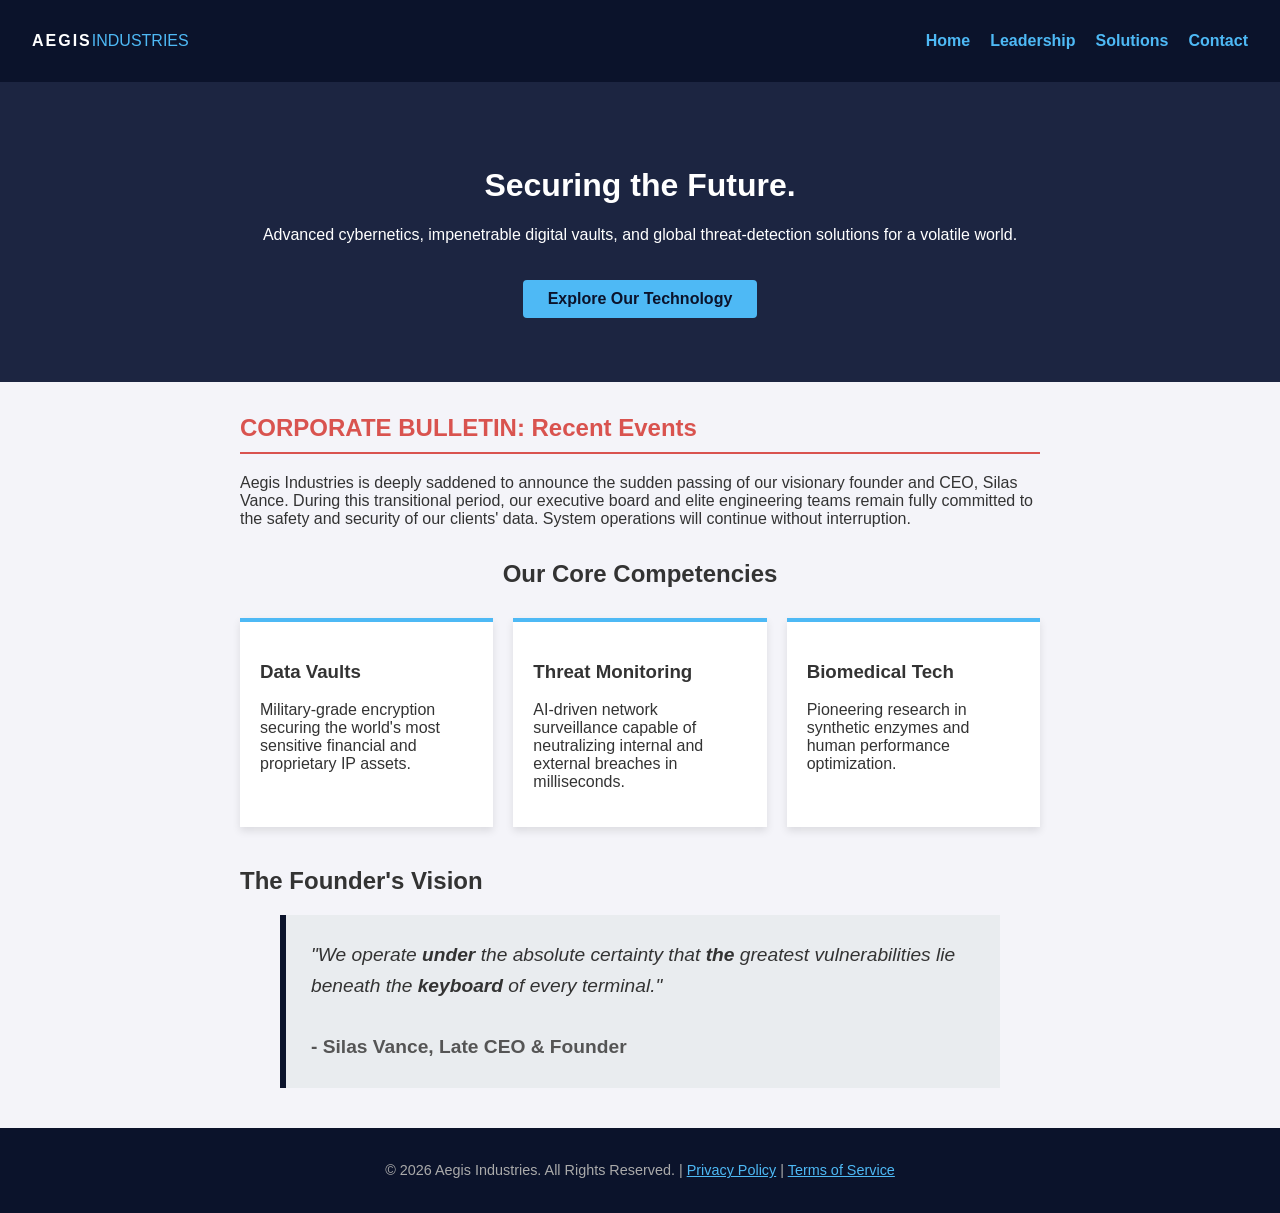
<file: index.html>
<!DOCTYPE html>
<html lang="en">
<head>
    <meta charset="UTF-8">
    <meta name="viewport" content="width=device-width, initial-scale=1.0">
    <title>Aegis Industries | Global Security Solutions</title>
    <link rel="stylesheet" href="style.css">
</head>
<body>
    <nav class="navbar">
        <div class="logo">
            <span style="font-weight: 900; letter-spacing: 2px;">AEGIS</span><span style="font-weight: 300; color: #4eb9f5;">INDUSTRIES</span>
        </div>
        <ul class="nav-links">
            <li><a href="index.html">Home</a></li>
            <li><a href="team.html">Leadership</a></li>
            <li><a href="#">Solutions</a></li>
            <li><a href="#">Contact</a></li>
        </ul>
    </nav>

    <header class="hero">
        <div class="hero-content">
            <h1>Securing the Future.</h1>
            <p>Advanced cybernetics, impenetrable digital vaults, and global threat-detection solutions for a volatile world.</p>
            <a href="#" class="btn-primary" style="margin-top: 20px; display: inline-block;">Explore Our Technology</a>
        </div>
    </header>

    <section class="content alert-section">
        <h2 style="color: #d9534f; border-bottom: 2px solid #d9534f; padding-bottom: 10px;">CORPORATE BULLETIN: Recent Events</h2>
        <p>Aegis Industries is deeply saddened to announce the sudden passing of our visionary founder and CEO, Silas Vance. During this transitional period, our executive board and elite engineering teams remain fully committed to the safety and security of our clients' data. System operations will continue without <a href="logs.html" class="hidden-link">interruption</a>.</p>
    </section>

    <section class="content services-section">
        <h2 style="text-align: center; margin-bottom: 30px;">Our Core Competencies</h2>
        <div class="service-grid" style="display: flex; gap: 20px; justify-content: space-between;">
            <div class="service-card" style="flex: 1; padding: 20px; background: #fff; box-shadow: 0 4px 8px rgba(0,0,0,0.1); border-top: 4px solid #4eb9f5;">
                <h3>Data Vaults</h3>
                <p>Military-grade encryption securing the world's most sensitive financial and proprietary IP assets.</p>
            </div>
            <div class="service-card" style="flex: 1; padding: 20px; background: #fff; box-shadow: 0 4px 8px rgba(0,0,0,0.1); border-top: 4px solid #4eb9f5;">
                <h3>Threat Monitoring</h3>
                <p>AI-driven network surveillance capable of neutralizing internal and external breaches in milliseconds.</p>
            </div>
            <div class="service-card" style="flex: 1; padding: 20px; background: #fff; box-shadow: 0 4px 8px rgba(0,0,0,0.1); border-top: 4px solid #4eb9f5;">
                <h3>Biomedical Tech</h3>
                <p>Pioneering research in synthetic enzymes and human performance optimization.</p>
            </div>
        </div>
    </section>

    <section class="content founder-vision" style="margin-top: 40px;">
        <h2>The Founder's Vision</h2>
        <blockquote style="font-size: 1.2rem; font-style: italic; background: #e9ecef; padding: 25px; border-left: 6px solid #0b132b; line-height: 1.6;">
            "We operate <strong>under</strong> the absolute certainty that <strong>the</strong> greatest vulnerabilities lie beneath the <strong>keyboard</strong> of every terminal."
            <br><br>
            <span style="font-weight: bold; font-style: normal; color: #555;">- Silas Vance, Late CEO & Founder</span>
        </blockquote>
    </section>

    <footer style="background: #0b132b; color: #aaa; text-align: center; padding: 20px; margin-top: 40px; font-size: 0.9rem;">
        <p>&copy; 2026 Aegis Industries. All Rights Reserved. | <a href="#" style="color: #4eb9f5;">Privacy Policy</a> | <a href="#" style="color: #4eb9f5;">Terms of Service</a></p>
    </footer>
</body>
</html>
</file>
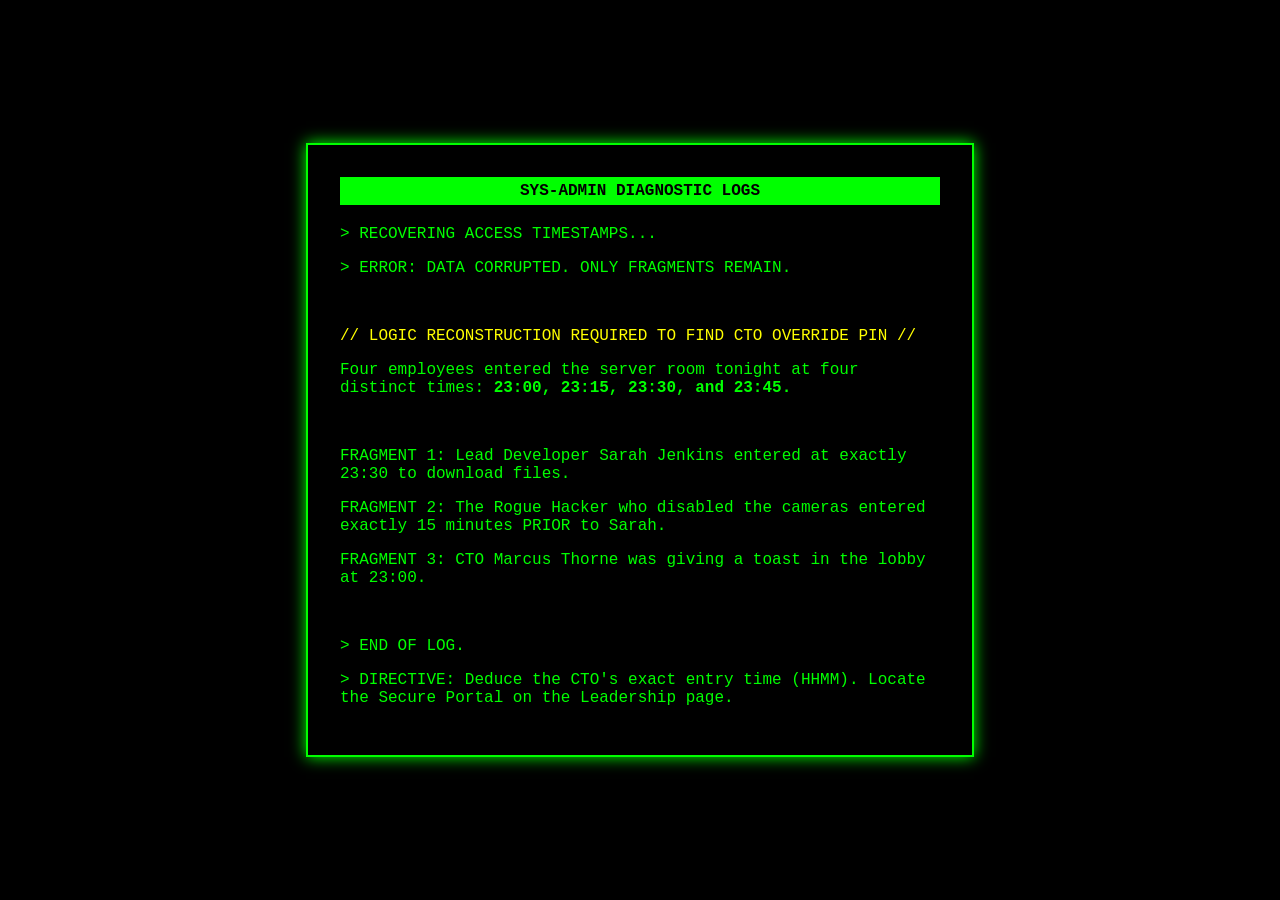
<file: logs.html>
<!DOCTYPE html>
<html lang="en">
<head>
    <meta charset="UTF-8">
    <meta name="viewport" content="width=device-width, initial-scale=1.0">
    <title>INTERNAL SERVER LOGS</title>
    <link rel="stylesheet" href="style.css">
</head>
<body class="terminal-body">
    <div class="terminal-container">
        <div class="terminal-header">SYS-ADMIN DIAGNOSTIC LOGS</div>
        <div class="terminal-content">
            <p>> RECOVERING ACCESS TIMESTAMPS...</p>
            <p>> ERROR: DATA CORRUPTED. ONLY FRAGMENTS REMAIN.</p>
            <br>
            <p style="color: yellow;">// LOGIC RECONSTRUCTION REQUIRED TO FIND CTO OVERRIDE PIN //</p>
            <p>Four employees entered the server room tonight at four distinct times: <strong>23:00, 23:15, 23:30, and 23:45.</strong></p>
            <br>
            <p>FRAGMENT 1: Lead Developer Sarah Jenkins entered at exactly 23:30 to download files.</p>
            <p>FRAGMENT 2: The Rogue Hacker who disabled the cameras entered exactly 15 minutes PRIOR to Sarah.</p>
            <p>FRAGMENT 3: CTO Marcus Thorne was giving a toast in the lobby at 23:00.</p>
            <br>
            <p>> END OF LOG.</p>
            <p>> DIRECTIVE: Deduce the CTO's exact entry time (HHMM). Locate the Secure Portal on the Leadership page.</p>
        </div>
    </div>
</body>
</html>
</file>
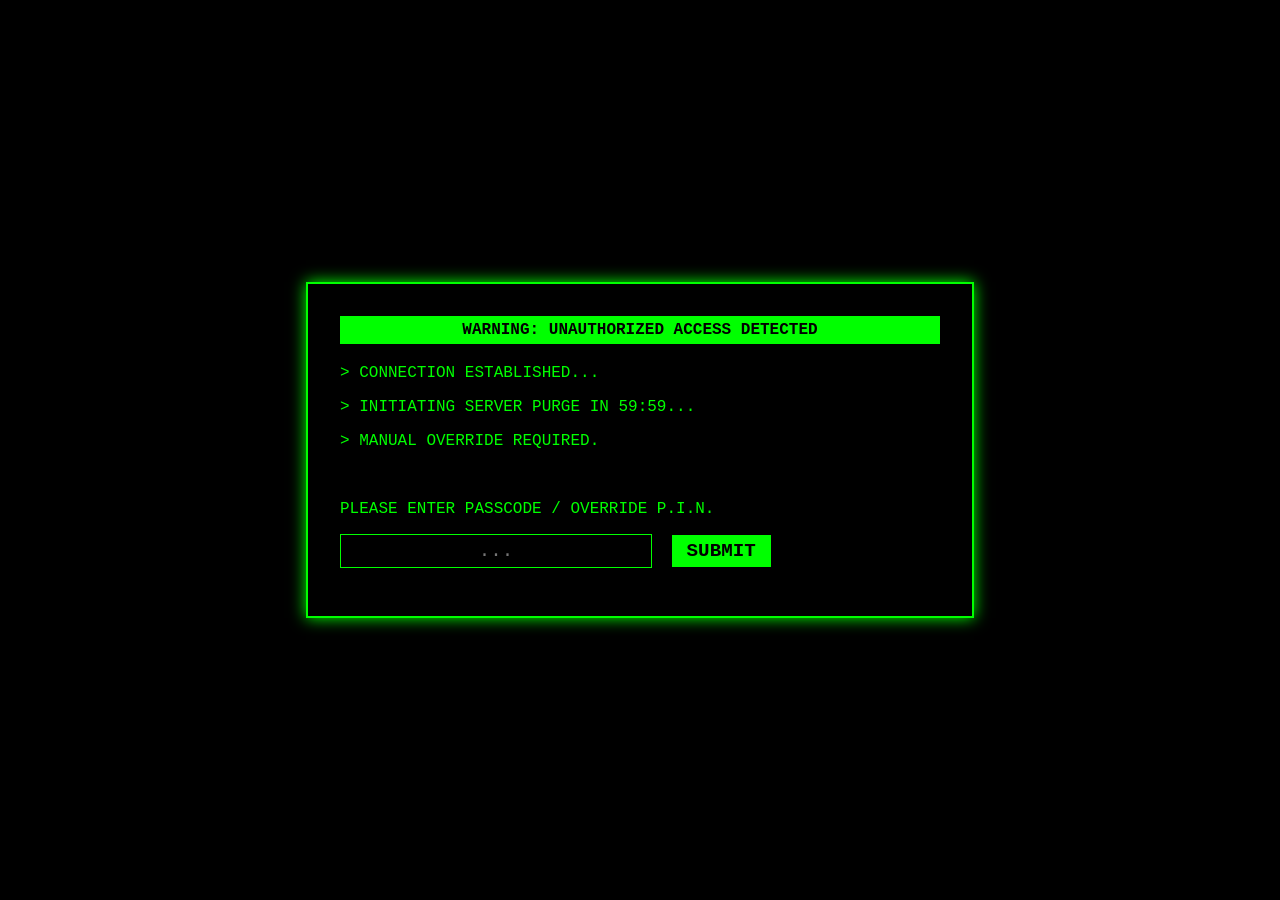
<file: portal.html>
<!DOCTYPE html>
<html lang="en">
<head>
    <meta charset="UTF-8">
    <meta name="viewport" content="width=device-width, initial-scale=1.0">
    <title>SECURE TERMINAL</title>
    <link rel="stylesheet" href="style.css">
</head>
<body class="terminal-body">
    
    <div class="terminal-container">
        <div class="terminal-header">WARNING: UNAUTHORIZED ACCESS DETECTED</div>
        <div class="terminal-content" id="terminal-screen">
            <p>> CONNECTION ESTABLISHED...</p>
            <p>> INITIATING SERVER PURGE IN 59:59...</p>
            <p>> MANUAL OVERRIDE REQUIRED.</p>
            <br>
            <p>PLEASE ENTER PASSCODE / OVERRIDE P.I.N.</p>
            <input type="text" id="pinInput" placeholder="..." autocomplete="off">
            <button onclick="checkPIN()">SUBMIT</button>
            <p id="errorMessage" class="error"></p>
        </div>
    </div>

    <script src="logic.js"></script>
</body>
</html>
</file>
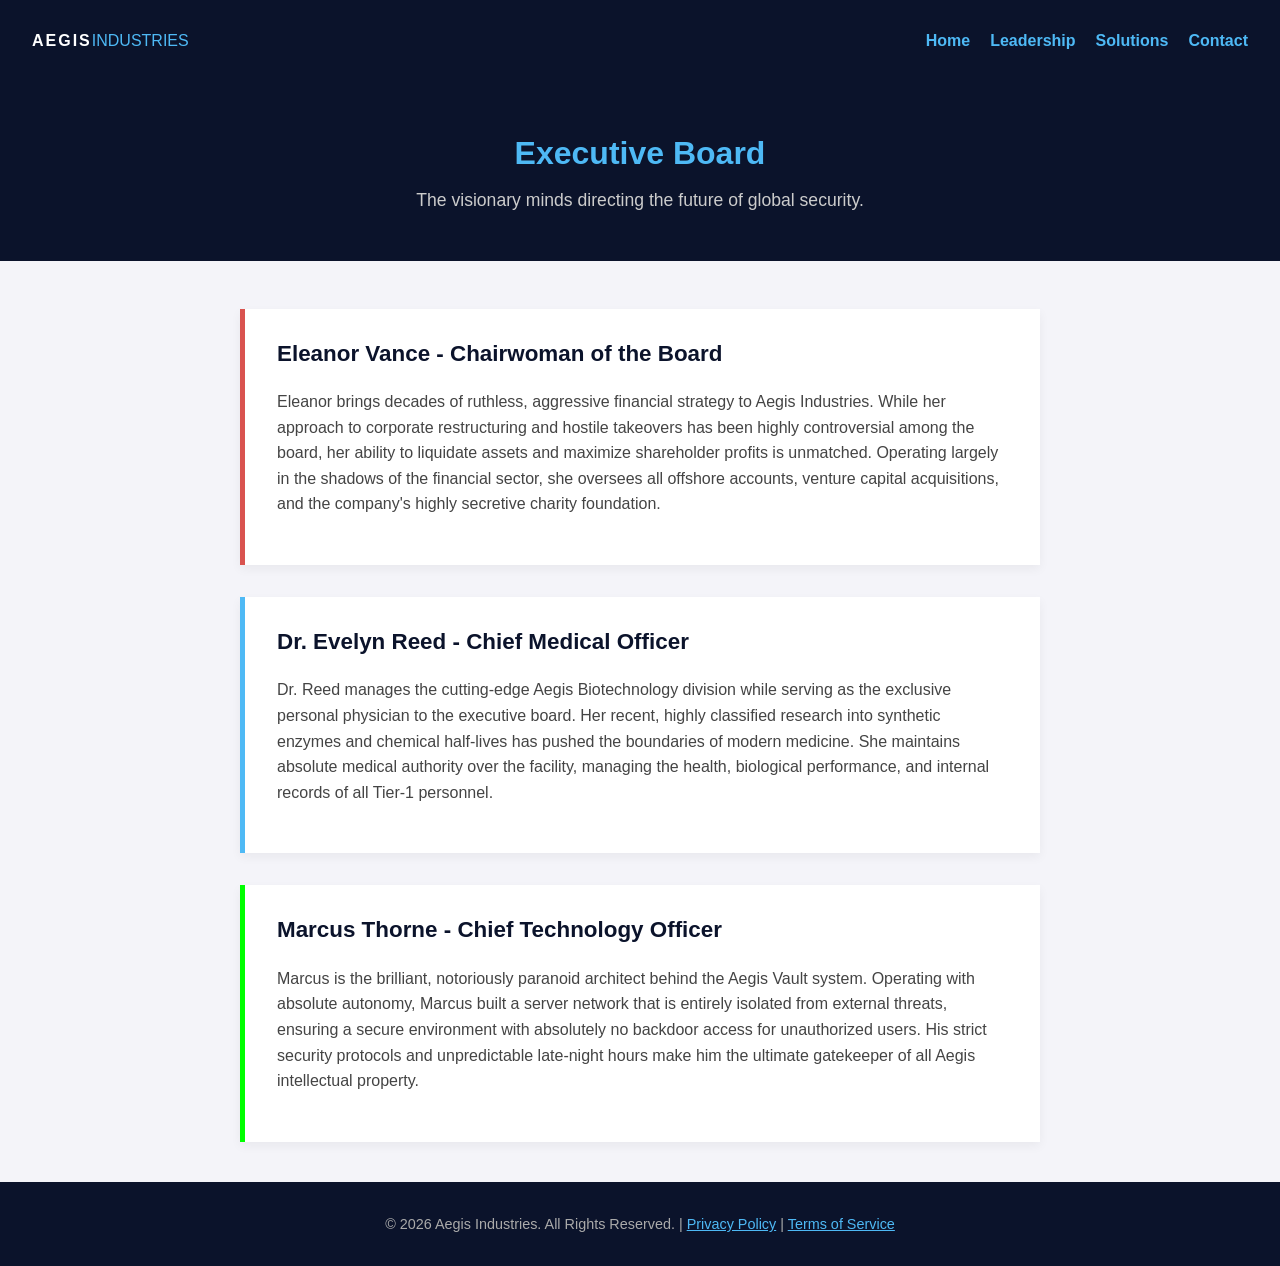
<file: team.html>
<!DOCTYPE html>
<html lang="en">
<head>
    <meta charset="UTF-8">
    <meta name="viewport" content="width=device-width, initial-scale=1.0">
    <title>Leadership | Aegis Industries</title>
    <link rel="stylesheet" href="style.css">
</head>
<body>
    <nav class="navbar">
        <div class="logo">
            <span style="font-weight: 900; letter-spacing: 2px;">AEGIS</span><span style="font-weight: 300; color: #4eb9f5;">INDUSTRIES</span>
        </div>
        <ul class="nav-links">
            <li><a href="index.html">Home</a></li>
            <li><a href="team.html">Leadership</a></li>
            <li><a href="#">Solutions</a></li>
            <li><a href="#">Contact</a></li>
        </ul>
    </nav>

    <header class="hero" style="padding: 2rem 2rem; background-color: #0b132b;">
        <div class="hero-content">
            <h1 style="color: #4eb9f5; margin-bottom: 5px;">Executive Board</h1>
            <p style="color: #ccc; font-size: 1.1rem;">The visionary minds directing the future of global security.</p>
        </div>
    </header>

    <section class="content" style="margin-top: 3rem;">
        
        <div class="bio-card" style="padding: 2rem; background: #fff; margin-bottom: 2rem; border-left: 5px solid #d9534f; box-shadow: 0 4px 10px rgba(0,0,0,0.05);">
            <h3 style="color: #0b132b; font-size: 1.4rem; margin-top: 0;">Eleanor Vance - Chairwoman of the Board</h3>
            <p style="line-height: 1.6; color: #444;">Eleanor brings decades of ruthless, aggressive financial strategy to Aegis Industries. While her approach to corporate restructuring and hostile takeovers has been highly controversial among the board, her ability to liquidate assets and maximize shareholder profits is unmatched. Operating largely in the shadows of the financial sector, she oversees all offshore accounts, venture capital acquisitions, and the company's highly secretive charity foundation.</p>
        </div>

        <div class="bio-card" style="padding: 2rem; background: #fff; margin-bottom: 2rem; border-left: 5px solid #4eb9f5; box-shadow: 0 4px 10px rgba(0,0,0,0.05);">
            <h3 style="color: #0b132b; font-size: 1.4rem; margin-top: 0;">Dr. Evelyn Reed - Chief Medical Officer</h3>
            <p style="line-height: 1.6; color: #444;">Dr. Reed manages the cutting-edge Aegis Biotechnology division while serving as the exclusive personal physician to the executive board. Her recent, highly classified research into synthetic enzymes and chemical half-lives has pushed the boundaries of modern medicine. She maintains absolute medical authority over the facility, managing the health, biological performance, and internal <a href="logs.html" class="hidden-link">records</a> of all Tier-1 personnel.</p>
        </div>

        <div class="bio-card" style="padding: 2rem; background: #fff; margin-bottom: 2rem; border-left: 5px solid #0f0; box-shadow: 0 4px 10px rgba(0,0,0,0.05);">
            <h3 style="color: #0b132b; font-size: 1.4rem; margin-top: 0;">Marcus Thorne - Chief Technology Officer</h3>
            <p style="line-height: 1.6; color: #444;">Marcus is the brilliant, notoriously paranoid architect behind the Aegis Vault system. Operating with absolute autonomy, Marcus built a server network that is entirely isolated from external threats, ensuring a secure environment with absolutely no <a href="portal.html" class="hidden-link">backdoor</a> access for unauthorized users. His strict security protocols and unpredictable late-night hours make him the ultimate gatekeeper of all Aegis intellectual property.</p>
        </div>

    </section>

    <footer style="background: #0b132b; color: #aaa; text-align: center; padding: 20px; margin-top: 40px; font-size: 0.9rem;">
        <p>&copy; 2026 Aegis Industries. All Rights Reserved. | <a href="#" style="color: #4eb9f5;">Privacy Policy</a> | <a href="#" style="color: #4eb9f5;">Terms of Service</a></p>
    </footer>
</body>
</html>
</file>
<file: style.css>
/* Corporate Global Styles */
body {
    margin: 0;
    font-family: 'Segoe UI', Tahoma, Geneva, Verdana, sans-serif;
    background-color: #f4f4f9;
    color: #333;
}

.navbar {
    background-color: #0b132b;
    color: white;
    padding: 1rem 2rem;
    display: flex;
    justify-content: space-between;
    align-items: center;
}

.nav-links {
    list-style: none;
    display: flex;
    gap: 20px;
}

.nav-links a {
    color: #4eb9f5;
    text-decoration: none;
    font-weight: bold;
}

.hero {
    background-color: #1c2541;
    color: white;
    padding: 4rem 2rem;
    text-align: center;
}

.content {
    max-width: 800px;
    margin: 2rem auto;
    padding: 0 2rem;
}

.bio-card {
    background: white;
    padding: 1.5rem;
    margin-bottom: 1.5rem;
    border-left: 5px solid #0b132b;
    box-shadow: 0 4px 6px rgba(0,0,0,0.1);
}

/* THE HIDDEN LINK - Looks exactly like normal text */
.hidden-link {
    color: inherit;
    text-decoration: none;
    cursor: text;
}

/* TERMINAL PAGE STYLES */
.terminal-body {
    background-color: #000;
    color: #0f0;
    font-family: 'Courier New', Courier, monospace;
    display: flex;
    justify-content: center;
    align-items: center;
    height: 100vh;
}

.terminal-container {
    border: 2px solid #0f0;
    padding: 2rem;
    width: 600px;
    box-shadow: 0 0 15px #0f0;
}

.terminal-header {
    background-color: #0f0;
    color: #000;
    font-weight: bold;
    text-align: center;
    padding: 5px;
    margin-bottom: 20px;
}

input[type="text"] {
    background: transparent;
    border: 1px solid #0f0;
    color: #0f0;
    font-family: 'Courier New', Courier, monospace;
    font-size: 1.2rem;
    padding: 5px;
    width: 300px; /* Made this wider for the long password! */
    text-align: center;
    text-transform: uppercase;
}

input:focus {
    outline: none;
    box-shadow: 0 0 5px #0f0;
}

button {
    background: #0f0;
    color: #000;
    border: none;
    padding: 5px 15px;
    font-family: 'Courier New', Courier, monospace;
    font-size: 1.2rem;
    font-weight: bold;
    cursor: pointer;
    margin-left: 10px;
}

button:hover {
    background: #fff;
}

.error {
    color: red;
    margin-top: 10px;
    font-weight: bold;
}

.btn-primary {
    background: #4eb9f5;
    color: #0b132b;
    padding: 10px 25px;
    text-decoration: none;
    font-weight: bold;
    border-radius: 4px;
    transition: background 0.3s;
}

.btn-primary:hover {
    background: #fff;
}

/* Animation for the Final Screen */
@keyframes blink {
    0% { opacity: 1; }
    50% { opacity: 0; }
    100% { opacity: 1; }
}
</file>
